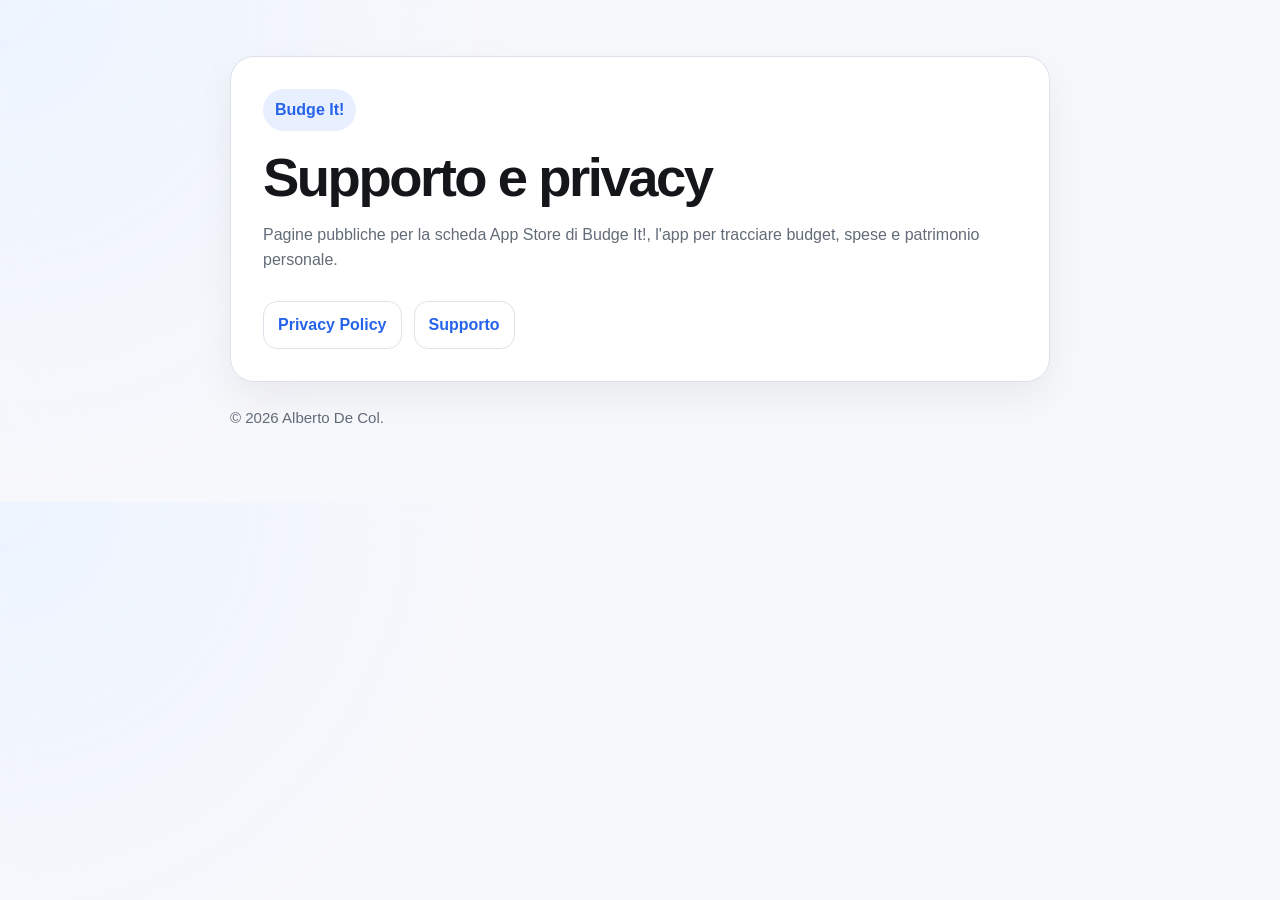
<file: index.html>
<!doctype html>
<html lang="it">
<head>
  <meta charset="utf-8">
  <meta name="viewport" content="width=device-width, initial-scale=1">
  <title>Budge It! — Supporto e privacy</title>
  <meta name="description" content="Pagine pubbliche di supporto e privacy per Budge It!">
  <link rel="stylesheet" href="/assets/styles.css">
</head>
<body>
  <main>
    <section class="card">
      <div class="brand">Budge It!</div>
      <h1>Supporto e privacy</h1>
      <p>Pagine pubbliche per la scheda App Store di Budge It!, l'app per tracciare budget, spese e patrimonio personale.</p>
      <nav class="nav" aria-label="Link principali">
        <a class="button" href="/budge-it/privacy/">Privacy Policy</a>
        <a class="button" href="/budge-it/support/">Supporto</a>
      </nav>
    </section>
    <footer>© 2026 Alberto De Col.</footer>
  </main>
</body>
</html>
</file>
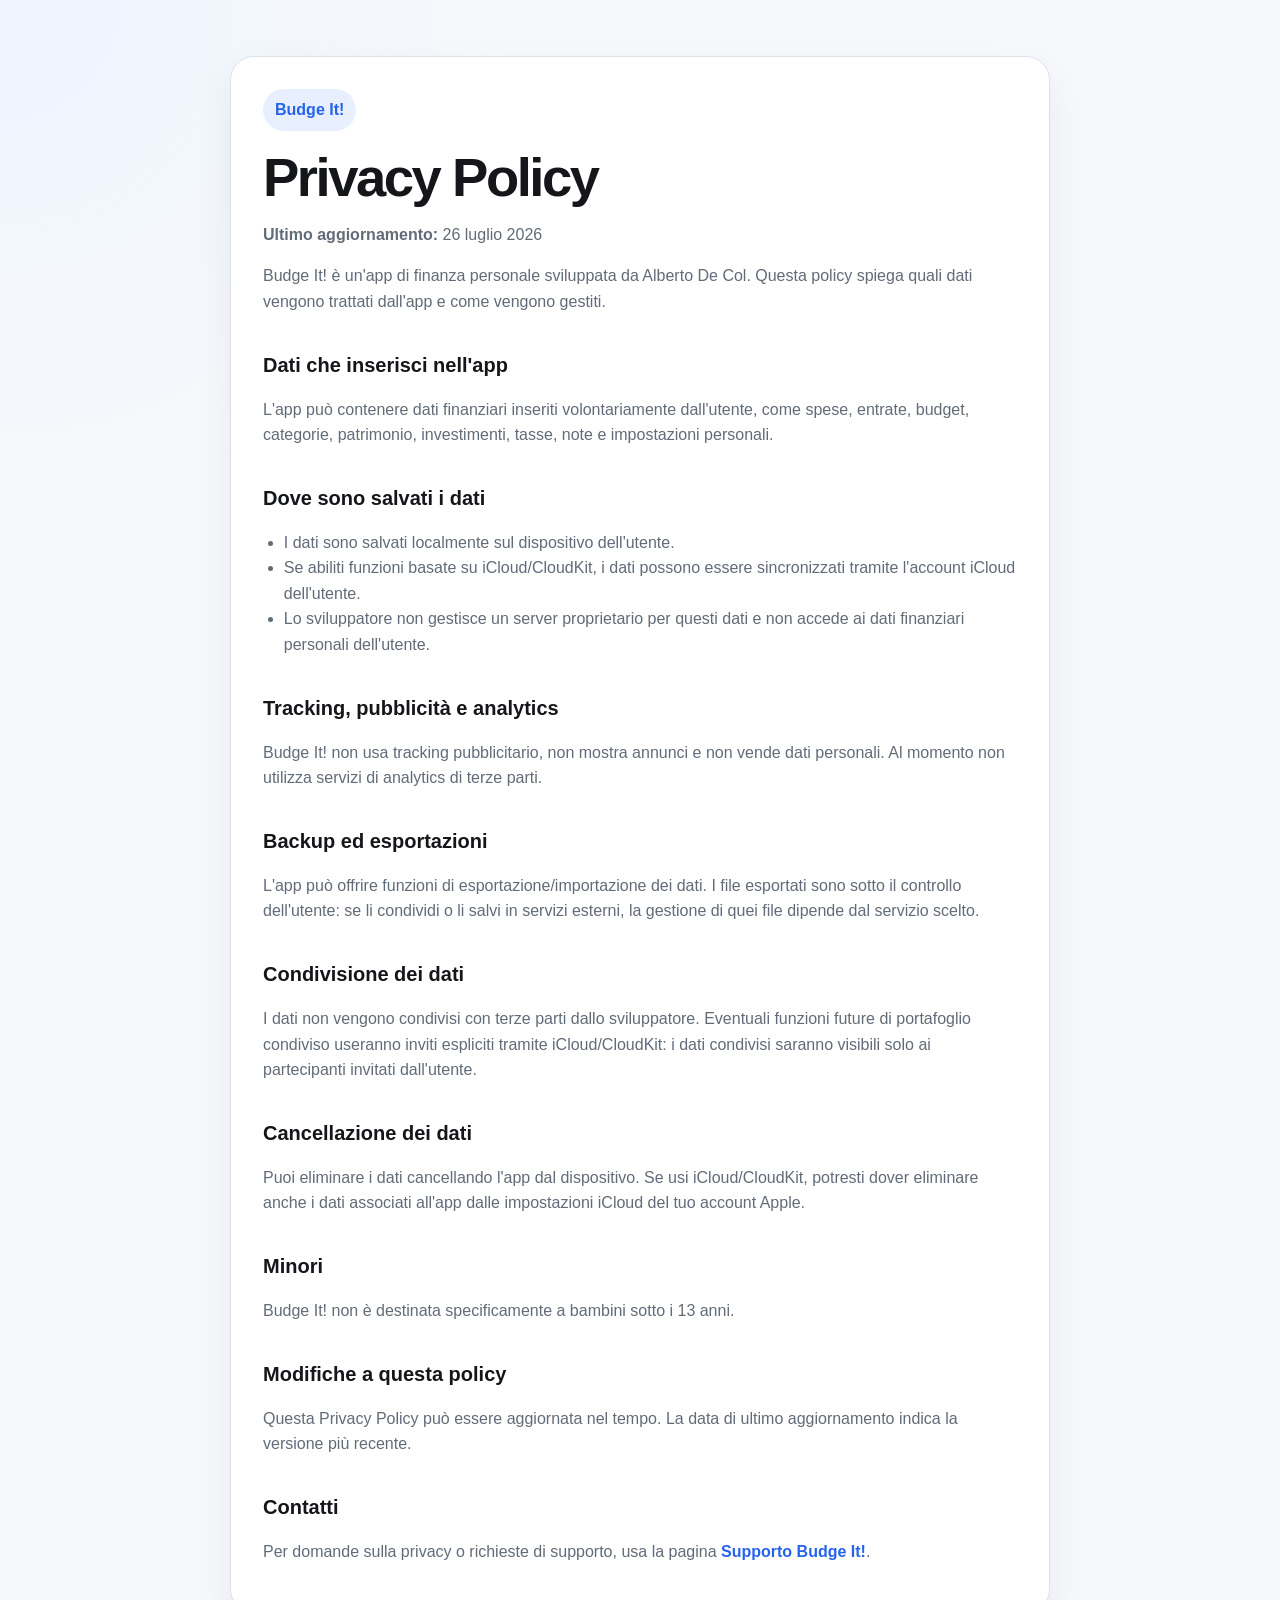
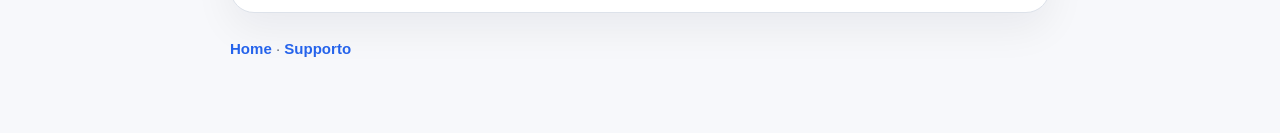
<file: budge-it/privacy/index.html>
<!doctype html>
<html lang="it">
<head>
  <meta charset="utf-8">
  <meta name="viewport" content="width=device-width, initial-scale=1">
  <title>Privacy Policy — Budge It!</title>
  <meta name="description" content="Privacy Policy di Budge It!">
  <link rel="stylesheet" href="/assets/styles.css">
</head>
<body>
  <main>
    <article class="card">
      <div class="brand">Budge It!</div>
      <h1>Privacy Policy</h1>
      <p><strong>Ultimo aggiornamento:</strong> 26 luglio 2026</p>

      <p>Budge It! è un'app di finanza personale sviluppata da Alberto De Col. Questa policy spiega quali dati vengono trattati dall'app e come vengono gestiti.</p>

      <h2>Dati che inserisci nell'app</h2>
      <p>L'app può contenere dati finanziari inseriti volontariamente dall'utente, come spese, entrate, budget, categorie, patrimonio, investimenti, tasse, note e impostazioni personali.</p>

      <h2>Dove sono salvati i dati</h2>
      <ul>
        <li>I dati sono salvati localmente sul dispositivo dell'utente.</li>
        <li>Se abiliti funzioni basate su iCloud/CloudKit, i dati possono essere sincronizzati tramite l'account iCloud dell'utente.</li>
        <li>Lo sviluppatore non gestisce un server proprietario per questi dati e non accede ai dati finanziari personali dell'utente.</li>
      </ul>

      <h2>Tracking, pubblicità e analytics</h2>
      <p>Budge It! non usa tracking pubblicitario, non mostra annunci e non vende dati personali. Al momento non utilizza servizi di analytics di terze parti.</p>

      <h2>Backup ed esportazioni</h2>
      <p>L'app può offrire funzioni di esportazione/importazione dei dati. I file esportati sono sotto il controllo dell'utente: se li condividi o li salvi in servizi esterni, la gestione di quei file dipende dal servizio scelto.</p>

      <h2>Condivisione dei dati</h2>
      <p>I dati non vengono condivisi con terze parti dallo sviluppatore. Eventuali funzioni future di portafoglio condiviso useranno inviti espliciti tramite iCloud/CloudKit: i dati condivisi saranno visibili solo ai partecipanti invitati dall'utente.</p>

      <h2>Cancellazione dei dati</h2>
      <p>Puoi eliminare i dati cancellando l'app dal dispositivo. Se usi iCloud/CloudKit, potresti dover eliminare anche i dati associati all'app dalle impostazioni iCloud del tuo account Apple.</p>

      <h2>Minori</h2>
      <p>Budge It! non è destinata specificamente a bambini sotto i 13 anni.</p>

      <h2>Modifiche a questa policy</h2>
      <p>Questa Privacy Policy può essere aggiornata nel tempo. La data di ultimo aggiornamento indica la versione più recente.</p>

      <h2>Contatti</h2>
      <p>Per domande sulla privacy o richieste di supporto, usa la pagina <a href="/budge-it/support/">Supporto Budge It!</a>.</p>
    </article>
    <footer><a href="/">Home</a> · <a href="/budge-it/support/">Supporto</a></footer>
  </main>
</body>
</html>
</file>
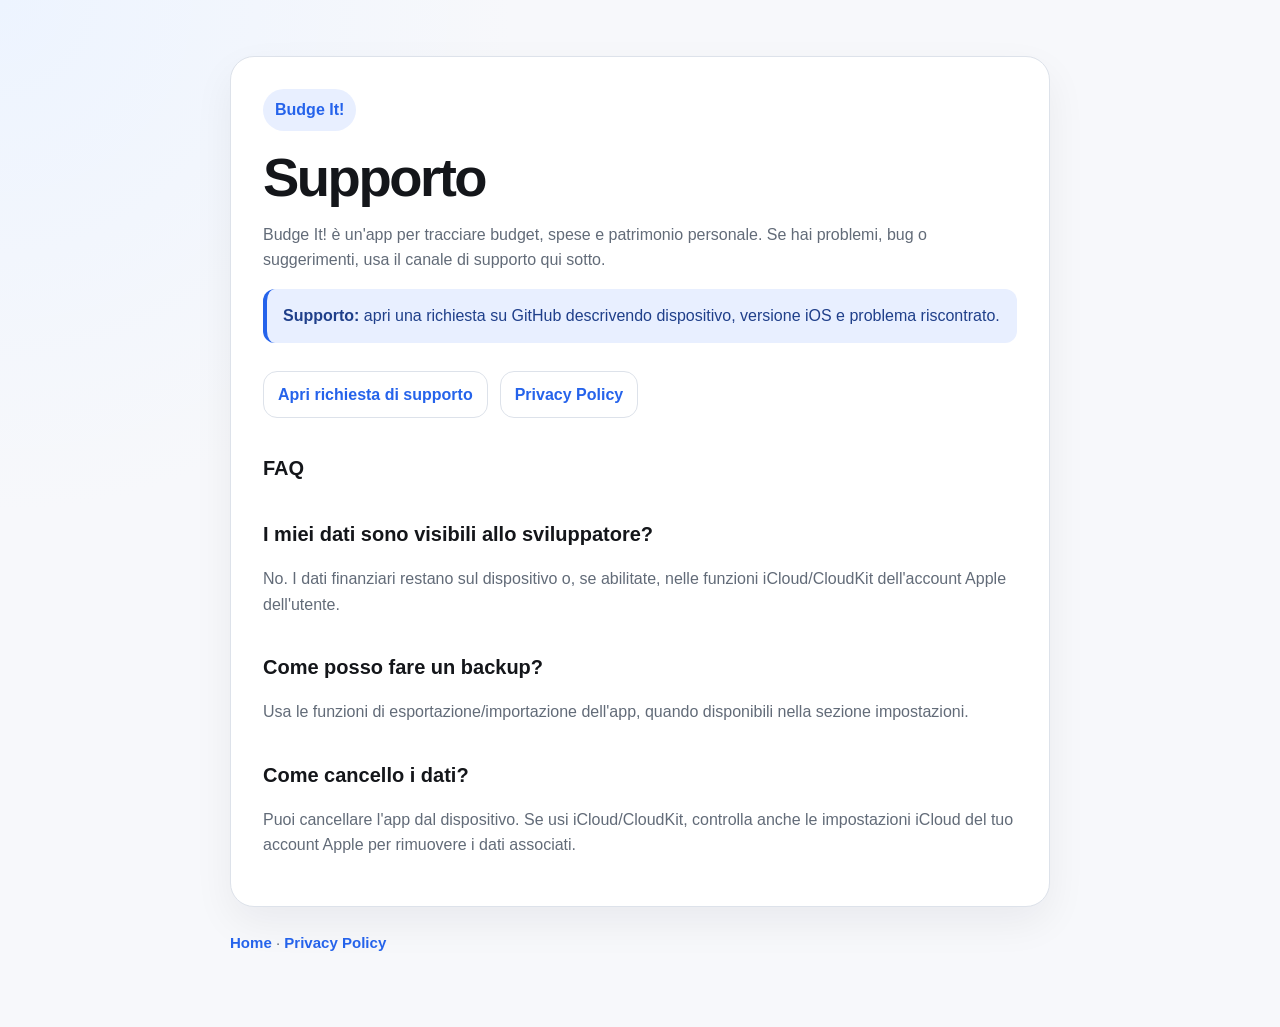
<file: budge-it/support/index.html>
<!doctype html>
<html lang="it">
<head>
  <meta charset="utf-8">
  <meta name="viewport" content="width=device-width, initial-scale=1">
  <title>Supporto — Budge It!</title>
  <meta name="description" content="Supporto per Budge It!">
  <link rel="stylesheet" href="/assets/styles.css">
</head>
<body>
  <main>
    <section class="card">
      <div class="brand">Budge It!</div>
      <h1>Supporto</h1>
      <p>Budge It! è un'app per tracciare budget, spese e patrimonio personale. Se hai problemi, bug o suggerimenti, usa il canale di supporto qui sotto.</p>

      <p class="note"><strong>Supporto:</strong> apri una richiesta su GitHub descrivendo dispositivo, versione iOS e problema riscontrato.</p>

      <nav class="nav" aria-label="Azioni di supporto">
        <a class="button" href="https://github.com/albertoexe/albertoexe.github.io/issues/new?title=Budge%20It!%20-%20Supporto&amp;body=Descrivi%20qui%20il%20problema%2C%20il%20dispositivo%20e%20la%20versione%20iOS.">Apri richiesta di supporto</a>
        <a class="button" href="/budge-it/privacy/">Privacy Policy</a>
      </nav>

      <h2>FAQ</h2>
      <h2>I miei dati sono visibili allo sviluppatore?</h2>
      <p>No. I dati finanziari restano sul dispositivo o, se abilitate, nelle funzioni iCloud/CloudKit dell'account Apple dell'utente.</p>

      <h2>Come posso fare un backup?</h2>
      <p>Usa le funzioni di esportazione/importazione dell'app, quando disponibili nella sezione impostazioni.</p>

      <h2>Come cancello i dati?</h2>
      <p>Puoi cancellare l'app dal dispositivo. Se usi iCloud/CloudKit, controlla anche le impostazioni iCloud del tuo account Apple per rimuovere i dati associati.</p>
    </section>
    <footer><a href="/">Home</a> · <a href="/budge-it/privacy/">Privacy Policy</a></footer>
  </main>
</body>
</html>
</file>
<file: assets/styles.css>
:root {
  color-scheme: light;
  --bg: #f7f8fb;
  --card: #ffffff;
  --ink: #14161a;
  --muted: #626b78;
  --line: #dde2ea;
  --accent: #2563eb;
  --accent-soft: #e8efff;
}

* { box-sizing: border-box; }

body {
  margin: 0;
  font-family: -apple-system, BlinkMacSystemFont, "Segoe UI", Inter, Roboto, Helvetica, Arial, sans-serif;
  line-height: 1.6;
  background: radial-gradient(circle at top left, #edf4ff, transparent 32rem), var(--bg);
  color: var(--ink);
}

main {
  max-width: 860px;
  margin: 0 auto;
  padding: 56px 20px 72px;
}

.card {
  background: var(--card);
  border: 1px solid var(--line);
  border-radius: 24px;
  padding: 32px;
  box-shadow: 0 16px 40px rgba(20, 22, 26, 0.06);
}

.brand {
  display: inline-flex;
  align-items: center;
  gap: 10px;
  padding: 8px 12px;
  border-radius: 999px;
  background: var(--accent-soft);
  color: var(--accent);
  font-weight: 700;
  margin-bottom: 18px;
}

h1 {
  font-size: clamp(2rem, 5vw, 3.4rem);
  line-height: 1.05;
  margin: 0 0 12px;
  letter-spacing: -0.045em;
}

h2 {
  margin-top: 34px;
  margin-bottom: 10px;
  font-size: 1.25rem;
}

p, li { color: var(--muted); }

ul { padding-left: 1.3rem; }

a { color: var(--accent); font-weight: 650; text-decoration: none; }
a:hover { text-decoration: underline; }

.nav {
  display: flex;
  gap: 12px;
  flex-wrap: wrap;
  margin-top: 28px;
}

.button {
  display: inline-flex;
  border: 1px solid var(--line);
  border-radius: 14px;
  padding: 10px 14px;
  background: #fff;
}

.note {
  border-left: 4px solid var(--accent);
  background: var(--accent-soft);
  color: #1f3f8a;
  padding: 14px 16px;
  border-radius: 12px;
}

footer {
  margin-top: 24px;
  color: var(--muted);
  font-size: 0.94rem;
}
</file>
